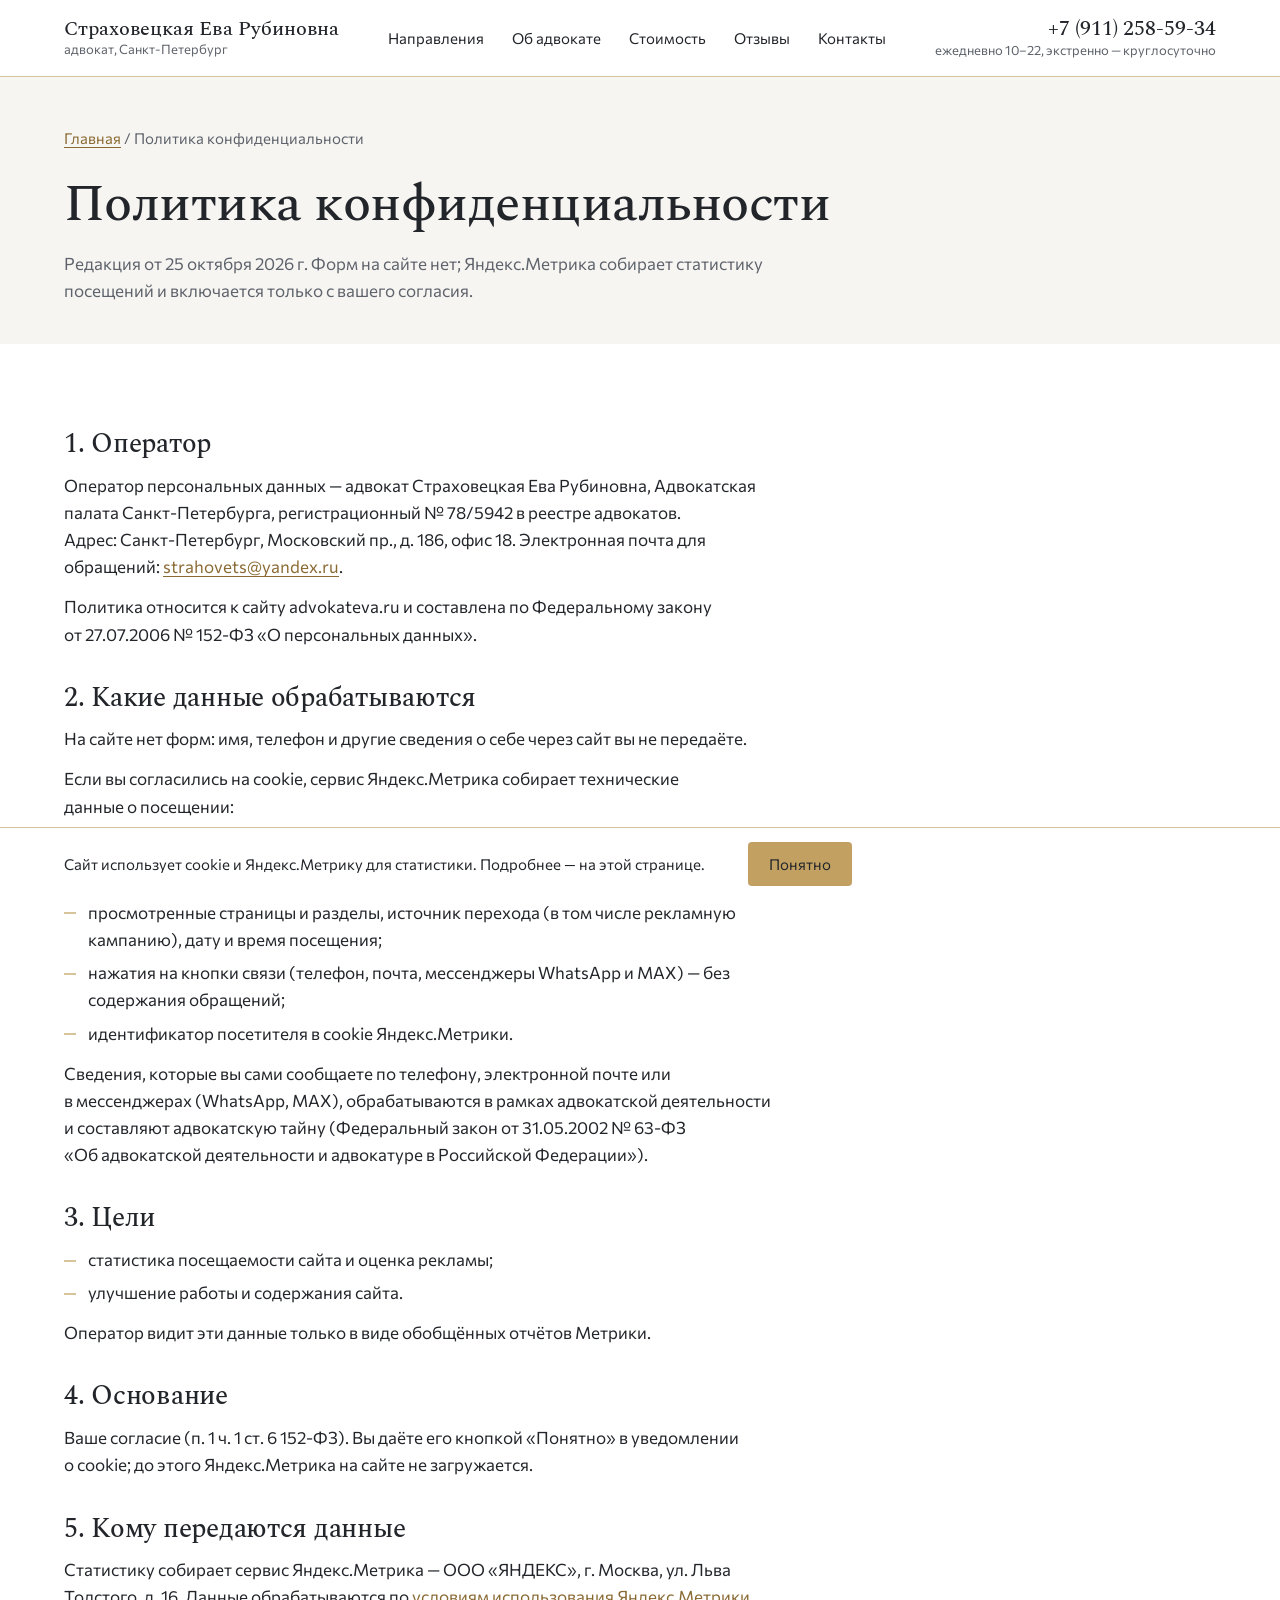
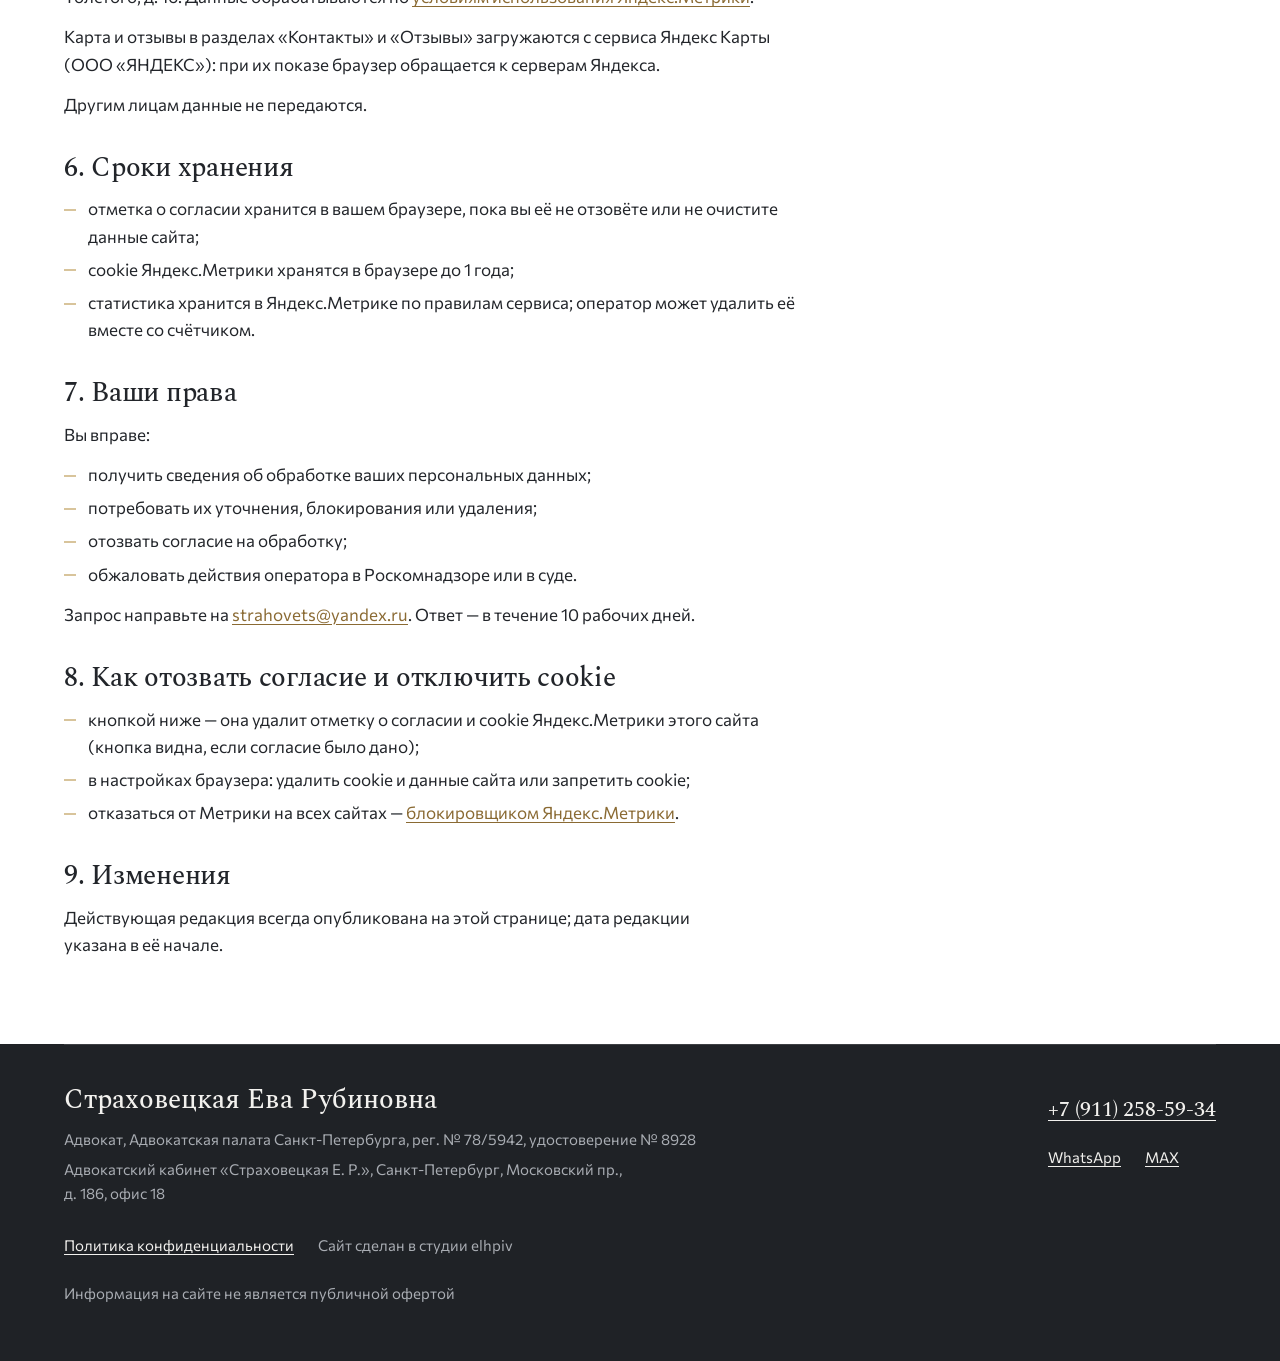
<file: privacy/index.html>
<!doctype html>
<html lang="ru" class="no-js">
<head>
  <meta charset="utf-8">
  <meta name="viewport" content="width=device-width, initial-scale=1, viewport-fit=cover">
  <meta name="format-detection" content="telephone=no">

  <title>Политика конфиденциальности — адвокат Страховецкая Е. Р.</title>
  <meta name="description" content="Как сайт адвоката Страховецкой Е. Р. обрабатывает данные посетителей: форм нет, Яндекс.Метрика — только с согласия.">
  <link rel="canonical" href="https://advokateva.ru/privacy/">
  <meta name="theme-color" content="#FFFFFF">
  <link rel="icon" href="../favicon.ico" sizes="any">
  <link rel="apple-touch-icon" href="../apple-touch-icon.png">

  <link rel="preload" href="../assets/fonts/spectral-cyrillic-500-normal.woff2" as="font" type="font/woff2" crossorigin>
  <link rel="preload" href="../assets/fonts/commissioner-cyrillic-400-normal.woff2" as="font" type="font/woff2" crossorigin>
  <link rel="stylesheet" href="../css/style.min.css?v=0f7e9a6e70">

  <!-- Тот же встроенный скрипт, что на главной: CSP пропускает только его -->
  <script>document.documentElement.className='js';setTimeout(function(){document.documentElement.classList.add('is-hero-ready')},2000);</script>
  <script src="../js/main.min.js?v=b5df9f779e" defer></script>
</head>
<body>
  <a class="skip-link" href="#main">Перейти к содержанию</a>

  <!-- Шапка, подвал и плашка cookie повторены на главной, здесь и в 404.html —
       при правке меняйте все три -->
  <header class="header">
    <div class="header__inner">
      <a class="header__brand" href="../">
        <span class="header__name">Страховецкая Ева Рубиновна</span>
        <span class="header__role">адвокат, <span class="nowrap">Санкт-Петербург</span></span>
      </a>

      <nav class="nav" id="nav" aria-label="Разделы сайта">
        <ul class="nav__list">
          <li><a class="nav__link" href="../#napravleniya">Направления</a></li>
          <li><a class="nav__link" href="../#ob-advokate">Об адвокате</a></li>
          <li><a class="nav__link" href="../#stoimost">Стоимость</a></li>
          <li><a class="nav__link" href="../#otzyvy">Отзывы</a></li>
          <li><a class="nav__link" href="../#kontakty">Контакты</a></li>
        </ul>
        <div class="nav__extra">
          <a class="nav__phone" href="tel:+79112585934" data-site="phone" data-site-text>+7 (911) 258-59-34</a>
          <p class="nav__hours">Ежедневно 10:00–22:00, экстренно&nbsp;— круглосуточно</p>
          <p class="nav__messengers">
            <a href="https://wa.me/79112585934" data-site="whatsapp" target="_blank" rel="noopener">WhatsApp</a>
            <a href="https://max.ru/u/f9LHodD0cOIVmBwCmqbL6WuMIrYl8EcYiUHVnizhA8UzZi-aLdURLhYDtkc" data-site="max" target="_blank" rel="noopener">MAX</a>
          </p>
        </div>
      </nav>

      <a class="header__contact" href="tel:+79112585934" data-site="phone">
        <span class="header__phone" data-site-text="phone">+7 (911) 258-59-34</span>
        <span class="header__hours">ежедневно 10–22, экстренно&nbsp;— круглосуточно</span>
      </a>

      <a class="header__icon header__call" href="tel:+79112585934" data-site="phone" aria-label="Позвонить адвокату">
        <svg viewBox="0 0 24 24" width="22" height="22" aria-hidden="true" focusable="false"><path fill="none" stroke="currentColor" stroke-width="1.8" stroke-linecap="round" stroke-linejoin="round" d="M22 16.92v3a2 2 0 0 1-2.18 2 19.79 19.79 0 0 1-8.63-3.07 19.5 19.5 0 0 1-6-6 19.79 19.79 0 0 1-3.07-8.67A2 2 0 0 1 4.11 2h3a2 2 0 0 1 2 1.72 12.84 12.84 0 0 0 .7 2.81 2 2 0 0 1-.45 2.11L8.09 9.91a16 16 0 0 0 6 6l1.27-1.27a2 2 0 0 1 2.11-.45 12.84 12.84 0 0 0 2.81.7A2 2 0 0 1 22 16.92z"/></svg>
      </a>
      <button class="header__icon header__burger" type="button" aria-expanded="false" aria-controls="nav" aria-label="Меню">
        <span class="header__burger-lines" aria-hidden="true"></span>
      </button>
    </div>
  </header>

  <main id="main" tabindex="-1">
    <section class="page-head" aria-labelledby="page-title">
      <div class="container">
        <nav class="page-head__crumbs" aria-label="Навигационная цепочка"><a href="../">Главная</a> / Политика конфиденциальности</nav>
        <h1 class="page-head__title" id="page-title">Политика конфиденциальности</h1>
        <p class="page-head__meta">Редакция от&nbsp;<time datetime="2026-10-25">25&nbsp;октября 2026&nbsp;г.</time> Форм на&nbsp;сайте нет; Яндекс.Метрика собирает статистику посещений и&nbsp;включается только с&nbsp;вашего согласия.</p>
      </div>
    </section>

    <section class="section section--white" aria-label="Текст политики">
      <div class="container">
        <article class="doc">
          <h2>1. Оператор</h2>
          <p>Оператор персональных данных&nbsp;— адвокат Страховецкая Ева Рубиновна, Адвокатская палата <span class="nowrap">Санкт-Петербурга</span>, регистрационный №&nbsp;78/5942 в&nbsp;реестре адвокатов. Адрес: <span class="nowrap">Санкт-Петербург</span>, Московский пр., д.&nbsp;186, офис&nbsp;18. Электронная почта для обращений: <a href="mailto:strahovets@yandex.ru" data-site="email" data-site-text>strahovets@yandex.ru</a>.</p>
          <p>Политика относится к&nbsp;сайту advokateva.ru и&nbsp;составлена по&nbsp;Федеральному закону от&nbsp;27.07.2006 №&nbsp;152-ФЗ «О&nbsp;персональных данных».</p>

          <h2>2. Какие данные обрабатываются</h2>
          <p>На&nbsp;сайте нет форм: имя, телефон и&nbsp;другие сведения о&nbsp;себе через сайт вы&nbsp;не&nbsp;передаёте.</p>
          <p>Если вы согласились на&nbsp;cookie, сервис Яндекс.Метрика собирает технические данные о&nbsp;посещении:</p>
          <ul>
            <li>IP-адрес;</li>
            <li>тип браузера, операционную систему, тип устройства и&nbsp;размер экрана;</li>
            <li>просмотренные страницы и&nbsp;разделы, источник перехода (в&nbsp;том числе рекламную кампанию), дату и&nbsp;время посещения;</li>
            <li>нажатия на&nbsp;кнопки связи (телефон, почта, мессенджеры WhatsApp и&nbsp;MAX)&nbsp;— без содержания обращений;</li>
            <li>идентификатор посетителя в&nbsp;cookie Яндекс.Метрики.</li>
          </ul>
          <p>Сведения, которые вы сами сообщаете по&nbsp;телефону, электронной почте или в&nbsp;мессенджерах (WhatsApp, MAX), обрабатываются в&nbsp;рамках адвокатской деятельности и&nbsp;составляют адвокатскую тайну (Федеральный закон от&nbsp;31.05.2002 №&nbsp;63-ФЗ «Об&nbsp;адвокатской деятельности и&nbsp;адвокатуре в&nbsp;Российской Федерации»).</p>

          <h2>3. Цели</h2>
          <ul>
            <li>статистика посещаемости сайта и&nbsp;оценка рекламы;</li>
            <li>улучшение работы и&nbsp;содержания сайта.</li>
          </ul>
          <p>Оператор видит эти данные только в&nbsp;виде обобщённых отчётов Метрики.</p>

          <h2>4. Основание</h2>
          <p>Ваше согласие (п.&nbsp;1 ч.&nbsp;1 ст.&nbsp;6 152-ФЗ). Вы&nbsp;даёте его кнопкой «Понятно» в&nbsp;уведомлении о&nbsp;cookie; до&nbsp;этого Яндекс.Метрика на&nbsp;сайте не&nbsp;загружается.</p>

          <h2>5. Кому передаются данные</h2>
          <p>Статистику собирает сервис Яндекс.Метрика&nbsp;— ООО «ЯНДЕКС», <span class="nowrap">г.&nbsp;Москва</span>, ул.&nbsp;Льва Толстого, д.&nbsp;16. Данные обрабатываются по&nbsp;<a href="https://yandex.ru/legal/metrica_termsofuse/ru/" target="_blank" rel="noopener">условиям использования Яндекс.Метрики</a>.</p>
          <p>Карта и&nbsp;отзывы в&nbsp;разделах «Контакты» и&nbsp;«Отзывы» загружаются с&nbsp;сервиса Яндекс Карты (ООО «ЯНДЕКС»): при их показе браузер обращается к&nbsp;серверам Яндекса.</p>
          <p>Другим лицам данные не&nbsp;передаются.</p>

          <h2>6. Сроки хранения</h2>
          <ul>
            <li>отметка о&nbsp;согласии хранится в&nbsp;вашем браузере, пока вы&nbsp;её&nbsp;не&nbsp;отзовёте или не&nbsp;очистите данные сайта;</li>
            <li>cookie Яндекс.Метрики хранятся в&nbsp;браузере до&nbsp;1&nbsp;года;</li>
            <li>статистика хранится в&nbsp;Яндекс.Метрике по&nbsp;правилам сервиса; оператор может удалить её вместе со&nbsp;счётчиком.</li>
          </ul>

          <h2>7. Ваши права</h2>
          <p>Вы вправе:</p>
          <ul>
            <li>получить сведения об&nbsp;обработке ваших персональных данных;</li>
            <li>потребовать их уточнения, блокирования или удаления;</li>
            <li>отозвать согласие на&nbsp;обработку;</li>
            <li>обжаловать действия оператора в&nbsp;Роскомнадзоре или в&nbsp;суде.</li>
          </ul>
          <p>Запрос направьте на&nbsp;<a href="mailto:strahovets@yandex.ru" data-site="email" data-site-text>strahovets@yandex.ru</a>. Ответ&nbsp;— в&nbsp;течение 10&nbsp;рабочих дней.</p>

          <h2>8. Как отозвать согласие и&nbsp;отключить cookie</h2>
          <ul>
            <li>кнопкой ниже&nbsp;— она удалит отметку о&nbsp;согласии и&nbsp;cookie Яндекс.Метрики этого сайта (кнопка видна, если согласие было дано);</li>
            <li>в&nbsp;настройках браузера: удалить cookie и&nbsp;данные сайта или запретить cookie;</li>
            <li>отказаться от&nbsp;Метрики на&nbsp;всех сайтах&nbsp;— <a href="https://yandex.ru/support/metrica/ru/general/opt-out.html" target="_blank" rel="noopener">блокировщиком Яндекс.Метрики</a>.</li>
          </ul>
          <div class="doc__revoke" data-cookie-revoke hidden>
            <button class="btn btn--outline btn--sm" type="button">Отозвать согласие на&nbsp;cookie</button>
          </div>

          <h2>9. Изменения</h2>
          <p>Действующая редакция всегда опубликована на&nbsp;этой странице; дата редакции указана в&nbsp;её&nbsp;начале.</p>
        </article>
      </div>
    </section>
  </main>

  <footer class="footer">
    <div class="container footer__inner">
      <p class="footer__name">Страховецкая Ева Рубиновна</p>
      <p>Адвокат, Адвокатская палата <span class="nowrap">Санкт-Петербурга</span>, рег.&nbsp;№&nbsp;78/5942, удостоверение №&nbsp;8928</p>
      <p>Адвокатский кабинет «Страховецкая Е.&nbsp;Р.», <span class="nowrap">Санкт-Петербург</span>, Московский пр., д.&nbsp;186, офис&nbsp;18</p>
      <div class="footer__call">
        <a class="footer__phone" href="tel:+79112585934" data-site="phone" data-site-text>+7 (911) 258-59-34</a>
        <p class="footer__messengers">
          <a href="https://wa.me/79112585934" data-site="whatsapp" target="_blank" rel="noopener">WhatsApp</a>
          <a href="https://max.ru/u/f9LHodD0cOIVmBwCmqbL6WuMIrYl8EcYiUHVnizhA8UzZi-aLdURLhYDtkc" data-site="max" target="_blank" rel="noopener">MAX</a>
        </p>
      </div>
      <p class="footer__links">
        <a href="../privacy/">Политика конфиденциальности</a>
        <!-- studio --><span class="footer__studio">Сайт сделан в&nbsp;студии elhpiv</span><!-- /studio -->
      </p>
      <p class="footer__note">Информация на&nbsp;сайте не&nbsp;является публичной офертой</p>
    </div>
  </footer>

  <section class="cookie" aria-label="Уведомление о cookie" data-cookie hidden>
    <div class="container cookie__inner">
      <p class="cookie__text">Сайт использует cookie и&nbsp;Яндекс.Метрику для статистики. Подробнее&nbsp;— на&nbsp;этой странице.</p>
      <button class="btn btn--primary btn--sm" type="button" data-cookie-accept>Понятно</button>
    </div>
  </section>
</body>
</html>
</file>
<file: css/style.min.css>
@font-face{font-family:Spectral;font-style:normal;font-weight:500;font-display:swap;src:url('../assets/fonts/spectral-cyrillic-500-normal.woff2') format('woff2');unicode-range:U+0301,U+0400-045F,U+0490-0491,U+04B0-04B1,U+2116}@font-face{font-family:Spectral;font-style:normal;font-weight:500;font-display:swap;src:url('../assets/fonts/spectral-latin-500-normal.woff2') format('woff2');unicode-range:U+0000-00FF,U+0131,U+0152-0153,U+02BB-02BC,U+02C6,U+02DA,U+02DC,U+0304,U+0308,U+0329,U+2000-206F,U+20AC,U+2122,U+2191,U+2193,U+2212,U+2215,U+FEFF,U+FFFD}@font-face{font-family:Commissioner;font-style:normal;font-weight:400;font-display:swap;src:url('../assets/fonts/commissioner-cyrillic-400-normal.woff2') format('woff2');unicode-range:U+0301,U+0400-045F,U+0490-0491,U+04B0-04B1,U+2116}@font-face{font-family:Commissioner;font-style:normal;font-weight:400;font-display:swap;src:url('../assets/fonts/commissioner-latin-400-normal.woff2') format('woff2');unicode-range:U+0000-00FF,U+0131,U+0152-0153,U+02BB-02BC,U+02C6,U+02DA,U+02DC,U+0304,U+0308,U+0329,U+2000-206F,U+20AC,U+2122,U+2191,U+2193,U+2212,U+2215,U+FEFF,U+FFFD}@font-face{font-family:Commissioner;font-style:normal;font-weight:400;font-display:swap;src:url('../assets/fonts/commissioner-rub-400-normal.woff2') format('woff2');unicode-range:U+20BD}:root{--c-white:#FFFFFF;--c-stone:#F6F5F2;--c-ink:#22252A;--c-ink-soft:#5E636B;--c-line:#E3E0D9;--c-gold:#C2A062;--c-gold-hover:#B38F51;--c-gold-line:#D8C49B;--c-gold-text:#8A6A33;--c-dark:#1F2226;--c-on-dark:#F2F1EE;--c-on-dark-soft:#A9ADB3;--c-dark-line:rgba(242, 241, 238, .14);--c-dark-card:rgba(242, 241, 238, .04);--ff-serif:'Spectral',Georgia,'Times New Roman',serif;--ff-sans:'Commissioner','Helvetica Neue',Arial,sans-serif;--step--1:.875rem;--step-0:1.0625rem;--step-1:1.328rem;--step-2:1.66rem;--step-3:2.075rem;--step-4:2.594rem;--step-5:3.242rem;--gutter:1.25rem;--container:72rem;--header-h:3.75rem;--pad-anchor:clamp(3.5rem, 2rem + 6vw, 7.5rem);--pad-base:clamp(3rem, 1.75rem + 4.5vw, 6rem);--pad-short:clamp(2.25rem, 1.5rem + 2vw, 3.25rem);--radius-btn:4px;--radius:2px;--ease:cubic-bezier(.2, .7, .2, 1)}*,::after,::before{box-sizing:border-box}html{-webkit-text-size-adjust:100%;text-size-adjust:100%}blockquote,body,dd,dl,figure,h1,h2,h3,ol,p,ul{margin:0}ol,ul{padding:0;list-style:none}iframe,img,picture,svg{display:block;max-width:100%}img{height:auto}button{font:inherit;color:inherit;background:0 0;border:0;padding:0;cursor:pointer}[hidden]{display:none!important}body{font-family:var(--ff-sans);font-size:var(--step-0);line-height:1.6;color:var(--c-ink);background:var(--c-white);-webkit-font-smoothing:antialiased;font-kerning:normal;overflow-x:clip}h1,h2,h3{font-family:var(--ff-serif);font-weight:500;line-height:1.12;letter-spacing:-.01em;text-wrap:balance}blockquote,dd,li,p{text-wrap:pretty}p{max-width:66ch}a{color:var(--c-gold-text);text-decoration-line:underline;text-decoration-thickness:1px;text-underline-offset:.2em;transition:text-decoration-thickness .15s,color .15s,background-color .15s,border-color .15s}a:hover{text-decoration-thickness:2px}a[href^="tel:"]{white-space:nowrap}:focus-visible{outline:2px solid var(--c-ink);outline-offset:3px}:focus:not(:focus-visible){outline:0}.container{width:min(100% - 2 * var(--gutter),var(--container));margin-inline:auto}.section{padding-block:var(--pad-base)}.section--anchor{padding-block:var(--pad-anchor)}.section--short{padding-block:var(--pad-short)}.section--joined{padding-bottom:var(--pad-short)}.section--white{background:var(--c-white)}.section--stone{background:var(--c-stone)}main [id]{scroll-margin-top:calc(var(--header-h) + 1px)}.section__title{font-size:clamp(var(--step-2), 1.3rem + 1.8vw, 2.625rem);margin-bottom:1.5rem}.section__title::after{content:'';display:block;width:3rem;height:2px;margin-top:.875rem;background:var(--c-gold-line)}.about>*,.contacts>*{min-width:0}.skip-link{position:fixed;top:.5rem;left:.5rem;z-index:100;padding:.75rem 1rem;background:var(--c-white);color:var(--c-gold-text);border-radius:var(--radius-btn);transform:translateY(-200%)}.skip-link:focus{transform:none}main [tabindex="-1"]:focus,main:focus{outline:0}.btn{display:inline-flex;align-items:center;justify-content:center;min-height:3rem;padding:.75rem 1.625rem;border:1px solid transparent;border-radius:var(--radius-btn);font-family:var(--ff-sans);font-size:var(--step-0);line-height:1.2;text-align:center;text-decoration:none;white-space:nowrap}.btn--primary{background:var(--c-gold);color:var(--c-ink)}.btn--primary:hover{background:var(--c-gold-hover)}.btn--outline{color:var(--c-ink);border-color:rgba(34,37,42,.32);background:0 0}.btn--outline:hover{border-color:var(--c-ink)}.btn--sm{min-height:2.75rem;padding:.5rem 1.25rem;font-size:.9375rem}.header{position:fixed;inset:0 0 auto;z-index:50;padding-top:env(safe-area-inset-top);background:var(--c-white);color:var(--c-ink);border-bottom:1px solid var(--c-gold-line)}.header__inner{display:flex;align-items:center;gap:.5rem;width:min(100% - 2 * var(--gutter),var(--container));min-height:var(--header-h);margin-inline:auto}.header__brand{display:flex;flex-direction:column;min-width:0;margin-right:auto;padding-block:.375rem;color:inherit;text-decoration:none}.header__name{font-family:var(--ff-serif);font-weight:500;font-size:clamp(1rem, .7rem + 1.4vw, 1.25rem);line-height:1.15}.header__role{display:none;font-size:.8125rem;line-height:1.3;color:var(--c-ink-soft)}.header__contact{display:none}.header__phone{font-family:var(--ff-serif);font-weight:500;font-size:1.3125rem;line-height:1.2;white-space:nowrap}.header__contact:hover .header__phone{text-decoration:underline;text-decoration-thickness:1px;text-underline-offset:.2em}.header__hours{font-size:.8125rem;line-height:1.3;color:var(--c-ink-soft)}.header__icon{display:grid;place-items:center;flex:none;width:2.75rem;height:2.75rem;border-radius:var(--radius-btn);color:inherit}.header__icon:hover{background:var(--c-stone)}.header__burger-lines,.header__burger-lines::after,.header__burger-lines::before{display:block;width:1.375rem;height:2px;background:currentColor;transition:transform .2s var(--ease),opacity .2s}.header__burger-lines{position:relative}.header__burger-lines::after,.header__burger-lines::before{content:'';position:absolute;left:0}.header__burger-lines::before{top:-7px}.header__burger-lines::after{top:7px}.header__burger[aria-expanded=true] .header__burger-lines{background:0 0}.header__burger[aria-expanded=true] .header__burger-lines::before{transform:translateY(7px) rotate(45deg)}.header__burger[aria-expanded=true] .header__burger-lines::after{transform:translateY(-7px) rotate(-45deg)}.header{transition:background-color .3s,color .3s,border-color .3s}.header--dark:not(.is-menu-open){background:rgba(25,23,20,.92);color:#f4f1ec;border-bottom-color:rgba(216,196,155,.3)}.header--dark:not(.is-menu-open) .header__hours,.header--dark:not(.is-menu-open) .header__role{color:#b9b2a7}.header--dark:not(.is-menu-open) .header__icon:hover{background:rgba(242,239,234,.1)}.header--dark:not(.is-menu-open) .nav__link:hover{color:var(--c-gold-line)}.header--dark:not(.is-menu-open) :focus-visible{outline-color:#f4f1ec}.nav{position:fixed;inset:calc(var(--header-h) + env(safe-area-inset-top)) 0 0;z-index:49;padding:1rem var(--gutter) calc(2rem + env(safe-area-inset-bottom));overflow-y:auto;overscroll-behavior:contain;background:var(--c-white);color:var(--c-ink);visibility:hidden;opacity:0;transition:opacity .2s,visibility 0s .2s}.is-menu-open .nav{visibility:visible;opacity:1;transition:opacity .2s}.nav__link{display:block;padding-block:.625rem;font-family:var(--ff-serif);font-weight:500;font-size:var(--step-2);line-height:1.25;color:inherit;text-decoration:none}.nav__link:hover{color:var(--c-gold-text)}.nav__extra{margin-top:1.5rem;padding-top:1.5rem;border-top:1px solid var(--c-gold-line)}.nav__phone{display:inline-block;padding-block:.25rem;font-family:var(--ff-serif);font-weight:500;font-size:var(--step-2);color:var(--c-ink);text-decoration:none}.nav__hours{margin-top:.25rem;color:var(--c-ink-soft)}.nav__messengers{display:flex;gap:1.5rem;margin-top:.5rem}.nav__messengers a{display:inline-block;padding-block:.625rem}.is-locked,.is-locked body{overflow:hidden}.hero{--hero-bg:#1A1815;--hero-soft:#B9B2A7;position:relative;padding-top:calc(var(--header-h) + env(safe-area-inset-top));background:var(--hero-bg);color:#f4f1ec;isolation:isolate}.hero :focus-visible{outline-color:#f4f1ec}.hero__stage{position:relative}.hero__photo{position:absolute;inset:0 0 auto;height:calc(34svh + 3rem);overflow:hidden}.hero__img{width:100%;height:100%;object-fit:cover;object-position:62% calc(2rem - 100vw * .303)}.hero__photo::after{content:'';position:absolute;inset:0;pointer-events:none;background:linear-gradient(180deg,rgba(26,24,21,.35) 0,rgba(26,24,21,0) 18%,rgba(26,24,21,0) 50%,var(--hero-bg) 100%)}.hero__inner{position:relative;display:flex;flex-direction:column;padding-block:calc(34svh - 2rem) 2.5rem}.hero__title{font-size:1.75rem;line-height:1.08}.hero__geo{margin-top:.625rem;font-size:.9375rem;line-height:1.45;color:var(--hero-soft)}.hero__name{margin-top:1.25rem;font-family:var(--ff-serif);font-weight:500;font-size:var(--step-1);line-height:1.25}.hero__reg{margin-top:.25rem;font-size:.9375rem;color:var(--hero-soft)}.hero__lead{margin-top:1.25rem;max-width:34rem;line-height:1.55}.hero__actions{display:grid;grid-template-columns:1fr 1fr;gap:.625rem;margin-top:1.5rem}.hero__actions .btn--primary{grid-column:1/-1}.hero .btn--outline{color:#f4f1ec;border-color:rgba(242,239,234,.35)}.hero .btn--outline:hover{border-color:rgba(242,239,234,.75)}.hero__price{margin-top:1rem;font-size:.9375rem;color:var(--hero-soft)}.hero__facts{background:var(--c-white);border-top:1px solid var(--c-gold-line)}.facts{display:grid;grid-template-columns:repeat(3,1fr);gap:1rem;padding-block:1.25rem}.facts__item{display:flex;flex-direction:column;gap:.25rem}.facts__num{font-family:var(--ff-serif);font-weight:500;font-size:clamp(1.75rem, 1.2rem + 2.4vw, 2.75rem);line-height:1;color:var(--c-gold-text);font-variant-numeric:lining-nums}.facts__unit,.stats__unit{font-size:.5em;letter-spacing:0}.facts__label{font-size:.875rem;line-height:1.35;color:var(--c-ink-soft)}@media (prefers-reduced-motion:no-preference){.js .hero__later,.js .hero__photo{opacity:0}.is-hero-ready .hero__photo{animation:hero-curtain 1.5s var(--ease) .1s both}.is-hero-ready .hero__later{animation:hero-reveal .7s ease-out .25s both}}@keyframes hero-curtain{from{opacity:0;clip-path:inset(0 0 0 100%)}60%{opacity:1}to{opacity:1;clip-path:inset(0)}}@keyframes hero-reveal{from{opacity:0}to{opacity:1}}.areas{display:grid;gap:1rem}.area{position:relative;display:flex;flex-direction:column;padding:1.5rem 1.25rem 1rem;overflow:hidden;background:var(--c-white);border:1px solid var(--c-line);border-radius:var(--radius)}.area::before,.platform::before{content:'';position:absolute;inset:0 0 auto;height:2px;background:var(--c-gold);transform:scaleX(0);transform-origin:left;transition:transform .45s var(--ease)}.area__title{margin-bottom:.875rem;font-size:var(--step-2)}.area__list{margin-bottom:.75rem;border-top:1px solid var(--c-line)}.area__link{display:flex;flex-wrap:wrap;align-items:baseline;justify-content:space-between;gap:0 .75rem;padding-block:.625rem;border-bottom:1px solid var(--c-line);color:var(--c-ink);line-height:1.35;text-decoration:none}.area__link:hover .area__name{color:var(--c-gold-text);text-decoration:underline;text-decoration-thickness:1px;text-underline-offset:.2em}.area__law{font-size:.875rem;color:var(--c-ink-soft);white-space:nowrap}.area__more{align-self:flex-start;margin-top:auto;padding-block:.625rem}.group__inner{display:grid;gap:2rem}.group__inner>*{min-width:0}.group__lead{margin-bottom:1.75rem;color:var(--c-ink-soft)}.cases{margin-inline:-1rem;border-top:1px solid var(--c-line)}.case{--flash-bg:var(--c-stone);padding-inline:1rem;border-bottom:1px solid var(--c-line);border-radius:var(--radius)}main .case{scroll-margin-top:calc(var(--header-h) + 1rem)}.section--stone .case{--flash-bg:var(--c-white)}.case__head{display:flex;align-items:center;justify-content:space-between;gap:1rem;min-height:3rem;padding-block:1rem;cursor:pointer;list-style:none}.case__head::-webkit-details-marker{display:none}.case__name{display:flex;flex-direction:column;gap:.125rem;min-width:0}.case__title{font-family:var(--ff-serif);font-weight:500;font-size:var(--step-1);line-height:1.25;transition:color .15s}.case__law{font-size:.875rem;line-height:1.4;color:var(--c-ink-soft)}.case__more{display:inline-flex;align-items:center;gap:.375rem;flex:none;font-size:.9375rem;color:var(--c-gold-text)}.case__head:hover .case__title{color:var(--c-gold-text)}.case__head:hover .case__close,.case__head:hover .case__open{text-decoration:underline;text-decoration-thickness:1px;text-underline-offset:.2em}.case__close,.case__details[open] .case__open{display:none}.case__details[open] .case__close{display:inline}.case__icon{flex:none;transition:transform .2s var(--ease)}.case__details[open] .case__icon{transform:rotate(180deg)}.case__body{max-width:40rem;padding-bottom:1.5rem}.case__body p+p{margin-top:.75rem}.case__points{display:grid;gap:.5rem;margin-top:1rem}.case__points li{position:relative;padding-left:1.75rem}.case__points li::before{content:'';position:absolute;left:0;top:.8em;width:1rem;height:2px;background:var(--c-gold-line)}.case--also{padding-block:1rem;font-size:.9375rem;line-height:1.5;color:var(--c-ink-soft)}.case.is-flash,.no-js .case:target{background-color:var(--flash-bg);box-shadow:inset 3px 0 0 var(--c-gold);animation:case-flash 2.8s var(--ease) forwards}@keyframes case-flash{0%,60%{background-color:var(--flash-bg);box-shadow:inset 3px 0 0 var(--c-gold)}100%{background-color:transparent;box-shadow:inset 3px 0 0 transparent}}.tariff{padding:1.5rem 1.25rem 1.25rem;background:var(--c-stone);border-top:2px solid var(--c-gold-line);border-radius:var(--radius)}.section--stone .tariff{background:var(--c-white)}.tariff__title{font-size:var(--step-1);line-height:1.2}.tariff__list{margin-block:.75rem 1.25rem;font-variant-numeric:lining-nums}.tariff__row{display:flex;flex-wrap:wrap;justify-content:space-between;align-items:baseline;gap:.25rem 1rem;padding-block:.75rem;border-bottom:1px solid var(--c-line);line-height:1.4}.tariff__row dt{min-width:0}.tariff__row dd{flex:none;margin-left:auto;font-family:var(--ff-serif);font-weight:500;font-size:1.125rem;white-space:nowrap}.tariff__row dd.tariff__note{flex:1 1 100%;margin-left:0;font-family:var(--ff-sans);font-weight:400;font-size:.9375rem;white-space:normal;color:var(--c-ink-soft)}.tariff__actions{display:grid;grid-template-columns:1fr 1fr;gap:.625rem}.tariff__actions .btn{min-width:0;padding-inline:.75rem}.group__photo{display:none}.practice{display:grid;gap:1rem}.stats{display:grid;gap:.75rem}.stats__item{display:flex;align-items:baseline;gap:1.25rem;padding:1.125rem 1.25rem;background:var(--c-dark-card);border:1px solid var(--c-dark-line);border-radius:var(--radius)}.stats__value{flex:none;min-width:2.3em;font-family:var(--ff-serif);font-weight:500;font-size:clamp(2.25rem, 1.75rem + 2vw, 3.25rem);line-height:1;color:var(--c-on-dark);font-variant-numeric:lining-nums}.stats__plus,.stats__unit{color:var(--c-gold)}.stats__label{line-height:1.4;color:var(--c-on-dark-soft)}.practice__main{display:grid;gap:.75rem;align-content:start}.practice__family{padding:1.25rem 1.25rem 1.375rem;background:var(--c-dark-card);border:1px solid var(--c-dark-line);border-radius:var(--radius)}.practice__subtitle{font-size:var(--step-1);line-height:1.2;color:var(--c-on-dark)}.practice__list{display:grid;gap:.5rem;margin-top:.875rem;line-height:1.45;color:var(--c-on-dark-soft)}.practice__list li{position:relative;padding-left:1.75rem}.practice__list li::before{content:'';position:absolute;left:0;top:.75em;width:1rem;height:2px;background:var(--c-gold)}.chart{display:flex;flex-direction:column;padding:1.5rem 1.25rem;background:var(--c-dark-card);border:1px solid var(--c-dark-line);border-radius:var(--radius)}.chart__title{font-family:var(--ff-serif);font-weight:500;font-size:var(--step-1);line-height:1.2}.chart__lead{display:flex;flex-wrap:wrap;align-items:baseline;gap:0 .75rem;margin-top:1.25rem;font-family:var(--ff-serif);font-weight:500;font-variant-numeric:lining-nums}.chart__num{font-size:clamp(3.25rem, 2.25rem + 4vw, 5rem);line-height:.9;color:var(--c-gold)}.chart__of{font-size:var(--step-2);line-height:1.2}.chart__text{margin-top:.5rem;color:var(--c-on-dark-soft)}.chart__bar{display:flex;gap:3px;height:.875rem;margin-top:1.75rem}.chart__part{border-radius:1px}.chart__part--a{flex:var(--a) 1 0%;background:var(--c-gold)}.chart__part--b{flex:var(--b) 1 0%;background:rgba(242,241,238,.24)}.chart__legend{display:flex;flex-wrap:wrap;justify-content:space-between;gap:.375rem 1.5rem;margin-top:.875rem;font-size:.9375rem}.chart__key{display:flex;align-items:center;gap:.5rem;color:var(--c-on-dark-soft)}.chart__key::before{content:'';flex:none;width:.75rem;height:.75rem;border-radius:1px;background:var(--c-gold)}.chart__key--b::before{background:rgba(242,241,238,.24)}.chart__key b{font-family:var(--ff-serif);font-weight:500;font-size:1.125rem;color:var(--c-on-dark)}.practice__source{max-width:none;margin-top:1.75rem;padding-top:1rem;border-top:1px solid var(--c-dark-line);font-size:.9375rem;color:var(--c-on-dark-soft)}.practice__source a{display:inline-block;padding-block:.625rem}.about{display:flex;flex-direction:column}.about__col{display:contents}.about__title{order:1}.about__media{order:2;margin-bottom:1.75rem}.about__quote{order:3;margin-bottom:1.75rem}.about__text{order:4}.about__facts{order:5}.about__img{width:100%;max-height:34rem;object-fit:cover;object-position:50% 20%;border-radius:var(--radius)}.about__quote blockquote{font-family:var(--ff-serif);font-weight:500;font-size:clamp(var(--step-1), 1.1rem + 1.1vw, var(--step-3));line-height:1.3}.about__quote blockquote p{max-width:22em}.about__quote blockquote p::before{content:'«'}.about__quote blockquote p::after{content:'»'}.about__quote figcaption{margin-top:.875rem;font-size:.9375rem;color:var(--c-ink-soft)}.prose p+p{margin-top:1em}.about__facts{display:grid;gap:.625rem;margin-top:2rem;padding-top:1.25rem;border-top:1px solid var(--c-gold-line);font-size:.9375rem;line-height:1.5;color:var(--c-ink-soft)}.about__facts li:first-child{font-family:var(--ff-serif);font-weight:500;font-size:var(--step-1);line-height:1.25;color:var(--c-ink)}.education{padding-top:0}.docs{display:grid;grid-template-columns:repeat(auto-fill,minmax(min(100%,13rem),1fr));gap:1.5rem}.docs__open{display:block;width:100%;padding:.5rem;background:var(--c-white);border:1px solid var(--c-line);border-radius:var(--radius);cursor:zoom-in;transition:border-color .15s}.docs__open:hover{border-color:var(--c-gold-line)}.docs__img{width:100%;aspect-ratio:4/3;object-fit:contain}.docs__figure figcaption{margin-top:.625rem;font-size:.9375rem;line-height:1.4}.docs__year{display:block;color:var(--c-ink-soft)}.lightbox{width:min(100% - 2rem,64rem);max-height:calc(100svh - 2rem);padding:3rem 1rem 1rem;border:0;border-radius:var(--radius);background:var(--c-white);color:var(--c-ink)}.lightbox::backdrop{background:rgba(31,34,38,.88)}.lightbox__img{width:100%;max-height:calc(100svh - 9rem);object-fit:contain}.lightbox__caption{margin:.75rem auto 0;text-align:center}.lightbox__close{position:absolute;top:.25rem;right:.25rem;display:grid;place-items:center;width:2.75rem;height:2.75rem;border-radius:var(--radius-btn)}.lightbox__close:hover{background:var(--c-stone)}.price{border-top:1px solid var(--c-line);font-variant-numeric:lining-nums}.price__row{display:flex;justify-content:space-between;align-items:baseline;gap:1.25rem;padding-block:.875rem;border-bottom:1px solid var(--c-line);line-height:1.4}.price dt{min-width:0}.price dd{flex:none;text-align:right;white-space:nowrap}.price__row:has(.price__note){flex-wrap:wrap;row-gap:.25rem}.price dd.price__note{flex:1 1 100%;text-align:left;white-space:normal;color:var(--c-ink-soft)}.price__sub{display:block;margin-top:.125rem;font-size:.875rem;color:var(--c-ink-soft)}.terms__heading{margin:2.5rem 0 1.25rem;font-size:var(--step-2)}.terms{display:grid;gap:1.25rem 2.5rem}.terms__item{padding-top:1rem;border-top:1px solid var(--c-gold-line)}.terms__title{font-family:var(--ff-serif);font-weight:500;font-size:var(--step-1);line-height:1.2}.terms__item p+p{margin-top:.375rem;font-size:.9375rem;line-height:1.55;color:var(--c-ink-soft)}.verify{display:grid;gap:2rem}.verify>*{min-width:0}.verify__subtitle{font-size:clamp(var(--step-2), 1.3rem + 1.8vw, 2.625rem);margin-bottom:1.5rem}.verify__subtitle::after{content:'';display:block;width:3rem;height:2px;margin-top:.875rem;background:var(--c-gold-line)}.platforms{display:grid;gap:.625rem}.platform{position:relative;display:flex;flex-direction:column;gap:.125rem;height:100%;padding:.875rem 3rem .875rem 1.25rem;overflow:hidden;background:var(--c-stone);border-radius:var(--radius);color:var(--c-ink);text-decoration:none}.platform::after{content:'';position:absolute;top:50%;right:1.125rem;width:1rem;height:1rem;margin-top:-.5rem;background:url("data:image/svg+xml,%3Csvg xmlns='http://www.w3.org/2000/svg' viewBox='0 0 24 24' fill='none' stroke='%238A6A33' stroke-width='2' stroke-linecap='round' stroke-linejoin='round'%3E%3Cpath d='M7 17L17 7M8 7h9v9'/%3E%3C/svg%3E") center/contain no-repeat}.platform__name{font-family:var(--ff-serif);font-weight:500;font-size:var(--step-1);line-height:1.25}.platform__meta{font-size:.875rem;line-height:1.4;color:var(--c-ink-soft)}.platform:hover .platform__name{color:var(--c-gold-text)}.section--dark{background:var(--c-dark);color:var(--c-on-dark)}.section--dark .section__title::after{background:var(--c-gold)}.section--dark a{color:var(--c-gold-line)}.footer :focus-visible,.section--dark :focus-visible{outline-color:var(--c-on-dark)}.contacts{display:grid;gap:2rem}.contacts__photo{display:block;overflow:hidden;border-radius:var(--radius)}.contacts__img{width:100%;aspect-ratio:4/3;object-fit:cover;object-position:50% 24%}.contacts__list{display:grid;gap:.875rem}.contacts__row dt{font-size:.875rem;color:var(--c-on-dark-soft)}.contacts__row dd a{display:inline-block;padding-block:.625rem}.contacts__row dd a.contacts__phone{padding-block:.4375rem}.contacts__phone{font-family:var(--ff-serif);font-weight:500;font-size:var(--step-2);line-height:1.2}.section--dark .contacts__phone{color:var(--c-on-dark);text-decoration-color:var(--c-gold)}.contacts__moscow{margin-top:1.25rem}.contacts__actions{display:grid;grid-template-columns:1fr 1fr;gap:.625rem;margin-top:1.75rem}.contacts__actions .btn--primary{grid-column:1/-1}.contacts__actions .btn{min-width:0;padding-inline:.75rem}.contacts__actions:has(> [data-site=max][hidden]) .btn--outline,.hero__actions:has(> [data-site=max][hidden]) .btn--outline{grid-column:1/-1}.section--dark .btn--primary{color:var(--c-ink)}.section--dark .btn--outline{color:var(--c-on-dark);border-color:rgba(242,241,238,.35)}.section--dark .btn--outline:hover{border-color:rgba(242,241,238,.75)}.map{position:relative;min-height:20rem;overflow:hidden;background:var(--c-dark-card);border:1px solid var(--c-dark-line);border-radius:var(--radius)}.map__placeholder{display:grid;place-content:center;justify-items:center;gap:.25rem;min-height:inherit;height:100%;padding:2rem 1.5rem;text-align:center}.map__address{font-family:var(--ff-serif);font-weight:500;font-size:var(--step-1)}.map__metro{color:var(--c-on-dark-soft)}.map__placeholder a{display:inline-block;margin-top:.5rem;padding-block:.625rem}.embed iframe{position:absolute;inset:0;width:100%;height:100%;border:0}.map.is-loaded .map__placeholder{visibility:hidden}.map iframe{filter:saturate(.6)}.footer{padding-bottom:calc(3rem + 4.5rem + env(safe-area-inset-bottom));background:var(--c-dark);color:var(--c-on-dark-soft);font-size:.9375rem}.footer__inner{display:grid;gap:.375rem;padding-top:2.5rem;border-top:1px solid var(--c-dark-line)}.footer__name{margin-bottom:.25rem;font-family:var(--ff-serif);font-weight:500;font-size:var(--step-2);line-height:1.2;color:var(--c-on-dark)}.footer a{color:var(--c-on-dark)}.footer__phone{display:inline-block;padding-block:.5rem;font-family:var(--ff-serif);font-weight:500;font-size:var(--step-1)}.footer__messengers{display:flex;flex-wrap:wrap;gap:0 1.5rem}.footer__messengers a{display:inline-block;padding-block:.625rem}.footer__links{display:flex;flex-wrap:wrap;gap:0 1.5rem;margin-top:.75rem}.footer__links .footer__studio,.footer__links a{display:inline-block;padding-block:.625rem}.footer__note{margin-top:.5rem}.cookie{position:fixed;inset:auto 0 0;z-index:45;padding-block:.875rem calc(.875rem + env(safe-area-inset-bottom));background:var(--c-white);border-top:1px solid var(--c-gold-line)}.has-callbar .cookie{bottom:calc(4.25rem + env(safe-area-inset-bottom))}.cookie__inner{display:flex;flex-wrap:wrap;align-items:center;gap:.75rem 1.5rem}.cookie__text{flex:1 1 20rem;font-size:.9375rem;line-height:1.5}.callbar{position:fixed;inset:auto 0 0;z-index:40;display:flex;align-items:center;gap:.625rem;padding:.625rem var(--gutter) calc(.625rem + env(safe-area-inset-bottom));background:var(--c-white);border-top:1px solid var(--c-gold-line);transform:translateY(100%);visibility:hidden;transition:transform .25s var(--ease),visibility 0s .25s}.callbar.is-visible{transform:none;visibility:visible;transition:transform .25s var(--ease)}.is-locked .callbar{visibility:hidden}.callbar__call{flex:1}.callbar__wa{display:grid;place-items:center;flex:none;width:3rem;height:3rem;border-radius:50%;background:var(--c-ink);color:var(--c-white)}.callbar__wa:hover{background:#000}.page-head{padding:calc(var(--header-h) + env(safe-area-inset-top) + 2.5rem) 0 2.5rem;background:var(--c-stone)}.page-head__crumbs{margin-bottom:1rem;font-size:.9375rem;color:var(--c-ink-soft)}.page-head__crumbs a{display:inline-block;padding-block:.625rem}.page-head__title{font-size:clamp(var(--step-3), 1.4rem + 2.4vw, var(--step-5))}.page-head__meta{margin-top:1rem;color:var(--c-ink-soft)}.doc{max-width:46rem}.doc h2{margin:2.25rem 0 .75rem;font-size:var(--step-2)}.doc h2:first-child{margin-top:0}.doc p+p,.doc p+ul,.doc ul+p{margin-top:.75em}.doc ul{display:grid;gap:.375rem;margin-top:.5rem}.doc li{position:relative;padding-left:1.5rem}.doc li::before{content:'';position:absolute;left:0;top:.8em;width:.75rem;height:2px;background:var(--c-gold-line)}.doc__revoke{margin-top:1.25rem}.notfound__code{font-family:var(--ff-serif);font-weight:500;font-size:clamp(4rem, 3rem + 6vw, 7rem);line-height:1;color:var(--c-gold-text)}.notfound .hero__actions{max-width:28rem}.nowrap{white-space:nowrap}.visually-hidden{position:absolute!important;width:1px;height:1px;margin:-1px;padding:0;overflow:hidden;clip:rect(0 0 0 0);clip-path:inset(50%);white-space:nowrap;border:0}@media (min-width:22.5em){.header__role{display:block}}@media (min-width:25em){:root{--gutter:1.5rem}}@media (min-width:40em){.hero__title{font-size:clamp(2rem, 1.25rem + 3vw, var(--step-5));line-height:1.06}.hero__photo{height:calc(42svh + 3rem)}.hero__inner{padding-top:calc(42svh - 2rem)}:root{--gutter:2rem;--header-h:4.25rem}.header__inner{gap:1.25rem}.header__contact{display:flex;flex-direction:column;align-items:flex-end;padding-block:.25rem;color:inherit;text-decoration:none}.header__call{display:none}.hero__actions{display:flex;flex-wrap:wrap}.facts{padding-block:1.5rem}.facts__label{font-size:.9375rem}.tariff{padding:1.75rem 1.5rem 1.5rem}.tariff__actions{display:flex;flex-wrap:wrap}.tariff__actions .btn{padding-inline:1.625rem}.stats{grid-template-columns:repeat(2,1fr)}.stats__item{flex-direction:column;gap:.75rem;padding:1.5rem 1.25rem}.chart{padding:1.75rem 1.5rem}.terms{grid-template-columns:1fr 1fr}.platforms{grid-template-columns:1fr 1fr}.contacts{grid-template-columns:2fr 3fr;column-gap:2.5rem}.contacts>*{min-width:0}.contacts .map{grid-column:1/-1}.contacts__img{height:100%;aspect-ratio:auto}}@media (min-width:60em){:root{--gutter:2.5rem;--header-h:4.75rem}.areas{grid-template-columns:repeat(3,1fr);gap:1.5rem}.group__inner{grid-template-columns:7fr 5fr;column-gap:4rem;align-items:start}.group__aside{position:sticky;top:calc(var(--header-h) + 1.5rem)}.practice{grid-template-columns:5fr 7fr;gap:1.5rem}.stats{grid-template-columns:1fr}.stats__item{flex-direction:row;align-items:baseline;gap:1.5rem}.chart{padding:2rem 2rem 1.75rem}.chart__bar,.chart__lead{margin-top:auto}.chart__text{margin-bottom:1.75rem}.about{display:grid;grid-template-columns:5fr 7fr;gap:4.5rem;align-items:start}.about__col{display:block}.about__media{margin-bottom:0}.about__quote{margin-top:.5rem;margin-bottom:2rem}.about__img{max-height:none}.price{columns:2;column-gap:4rem;border-top:0}.price__row{break-inside:avoid;border-top:1px solid var(--c-line);margin-bottom:-1px}.terms--five,.terms--three{grid-template-columns:repeat(3,1fr)}.verify{grid-template-columns:7fr 5fr;column-gap:4rem}.platforms--stack{grid-template-columns:1fr}.footer{padding-bottom:3.5rem}.footer__inner{grid-template-columns:1fr auto;gap:.375rem 3rem}.footer__inner>*{grid-column:1}.footer__inner>.footer__call{grid-column:2;grid-row:1/span 3;align-self:start}.callbar{display:none}.has-callbar .cookie{bottom:0}}@media (min-width:64em){.hero{--hero-bg:#151311;background:radial-gradient(50rem 40rem at 78% 30%,rgba(120,96,64,.22),transparent 65%),linear-gradient(180deg,#1e1b18,var(--hero-bg))}.hero__stage{display:flex;align-items:center;min-height:calc(min(100svh - 7.375rem,52rem) - var(--header-h))}.hero__photo{inset:0 0 0 auto;width:clamp(20rem,52vw,52rem);height:auto;-webkit-mask-image:linear-gradient(to right,transparent 0%,#000 32%);mask-image:linear-gradient(to right,transparent 0%,#000 32%)}.hero__photo::after{background:linear-gradient(to top,var(--hero-bg) 0,rgba(21,19,17,0) 20%),radial-gradient(125% 95% at 52% 30%,transparent 42%,rgba(12,10,9,.6) 100%)}.hero__img{object-position:62% calc(4rem - clamp(20rem,52vw,52rem) * .303)}.hero__inner{padding-block:3rem}.hero__content{max-width:36rem}.group__photo{display:block;width:13rem;margin-top:1.5rem}.group__photo img{width:100%;aspect-ratio:4/5;object-fit:cover;object-position:50% 20%;border-radius:var(--radius)}.contacts{grid-template-columns:3fr 4fr 5fr;column-gap:3rem}.contacts .map{grid-column:auto;min-height:100%}}@media (min-width:80em){.header__burger{display:none}.header__brand{margin-right:0}.nav{position:static;margin-inline:auto;padding:0;overflow:visible;background:0 0;color:inherit;visibility:visible;opacity:1;transition:none}.nav__list{display:flex;gap:1.75rem}.nav__link{padding-block:.8125rem;font-family:var(--ff-sans);font-weight:400;font-size:.9375rem}.nav__extra{display:none}}@media (hover:hover){.area:hover::before,.platform:hover::before{transform:scaleX(1)}}@media (prefers-reduced-motion:reduce){*,::after,::before{animation:none!important;transition:none!important;scroll-behavior:auto!important}}
</file>
